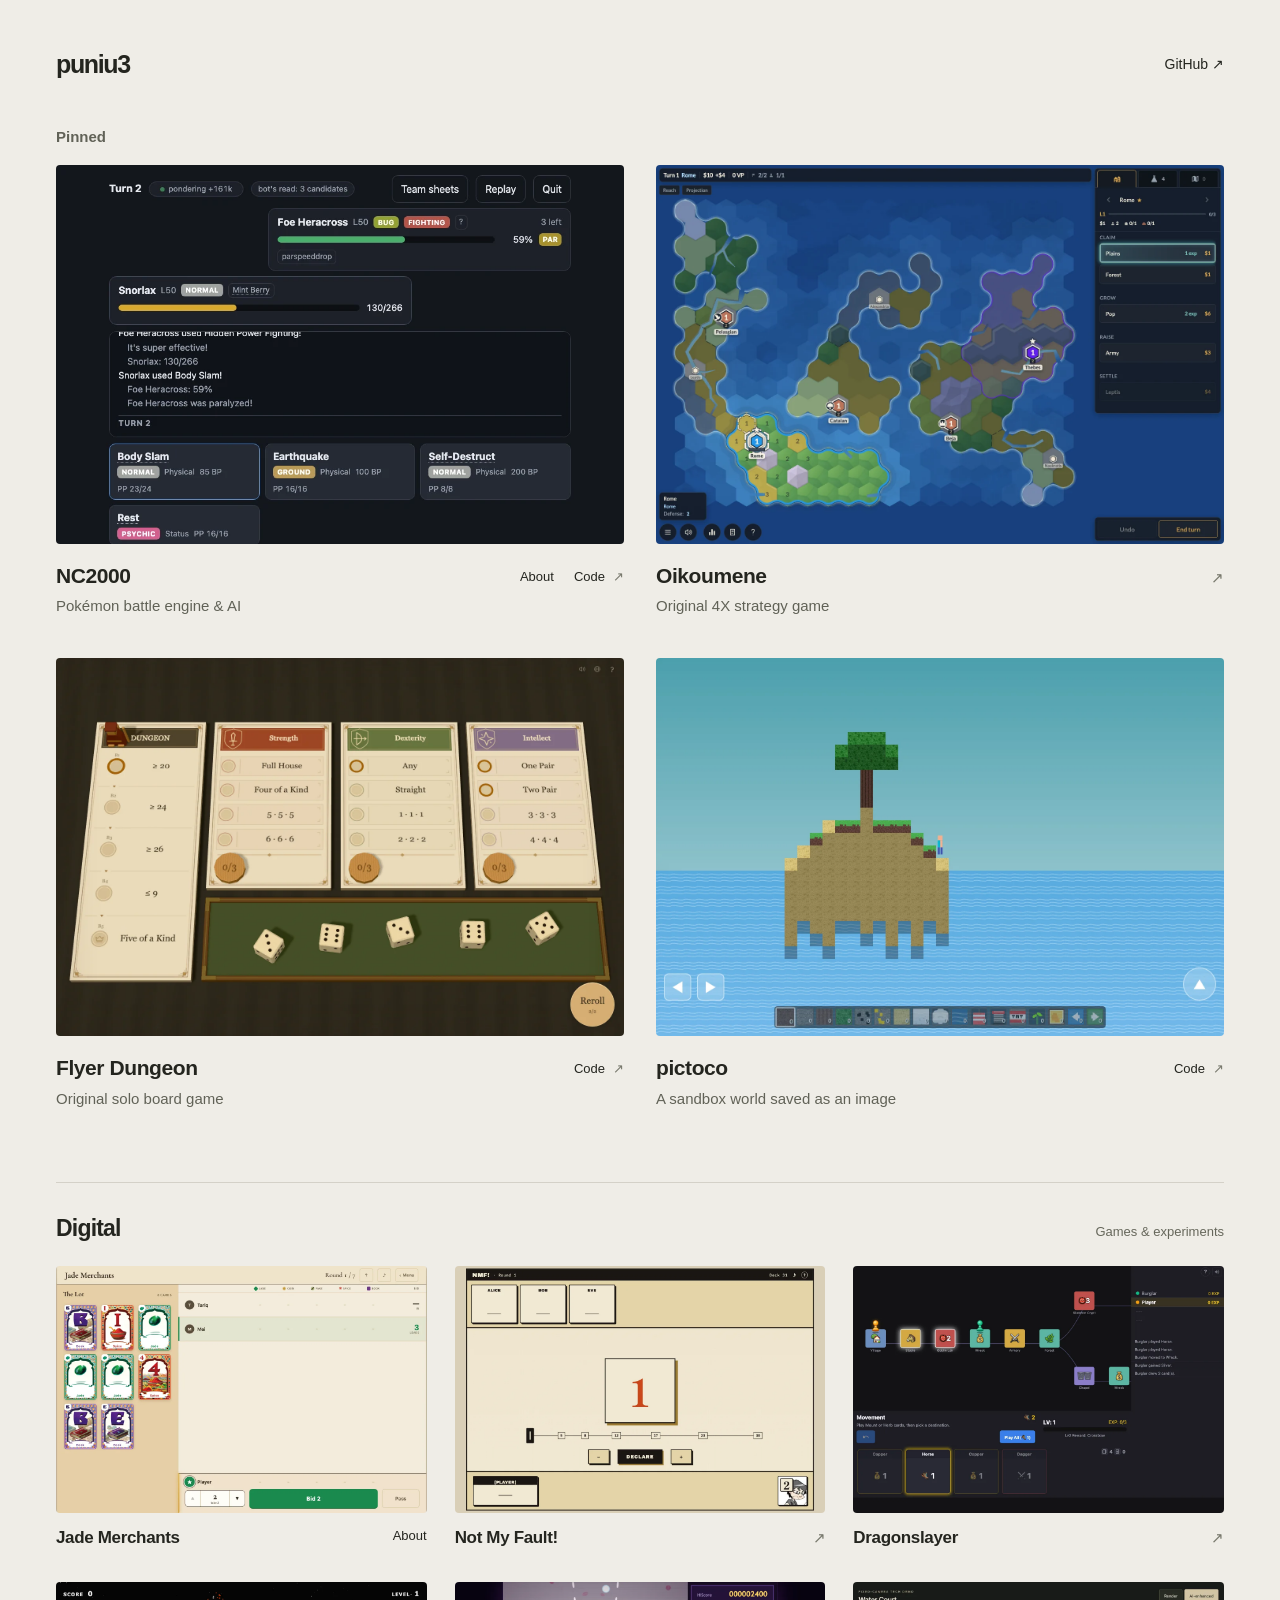
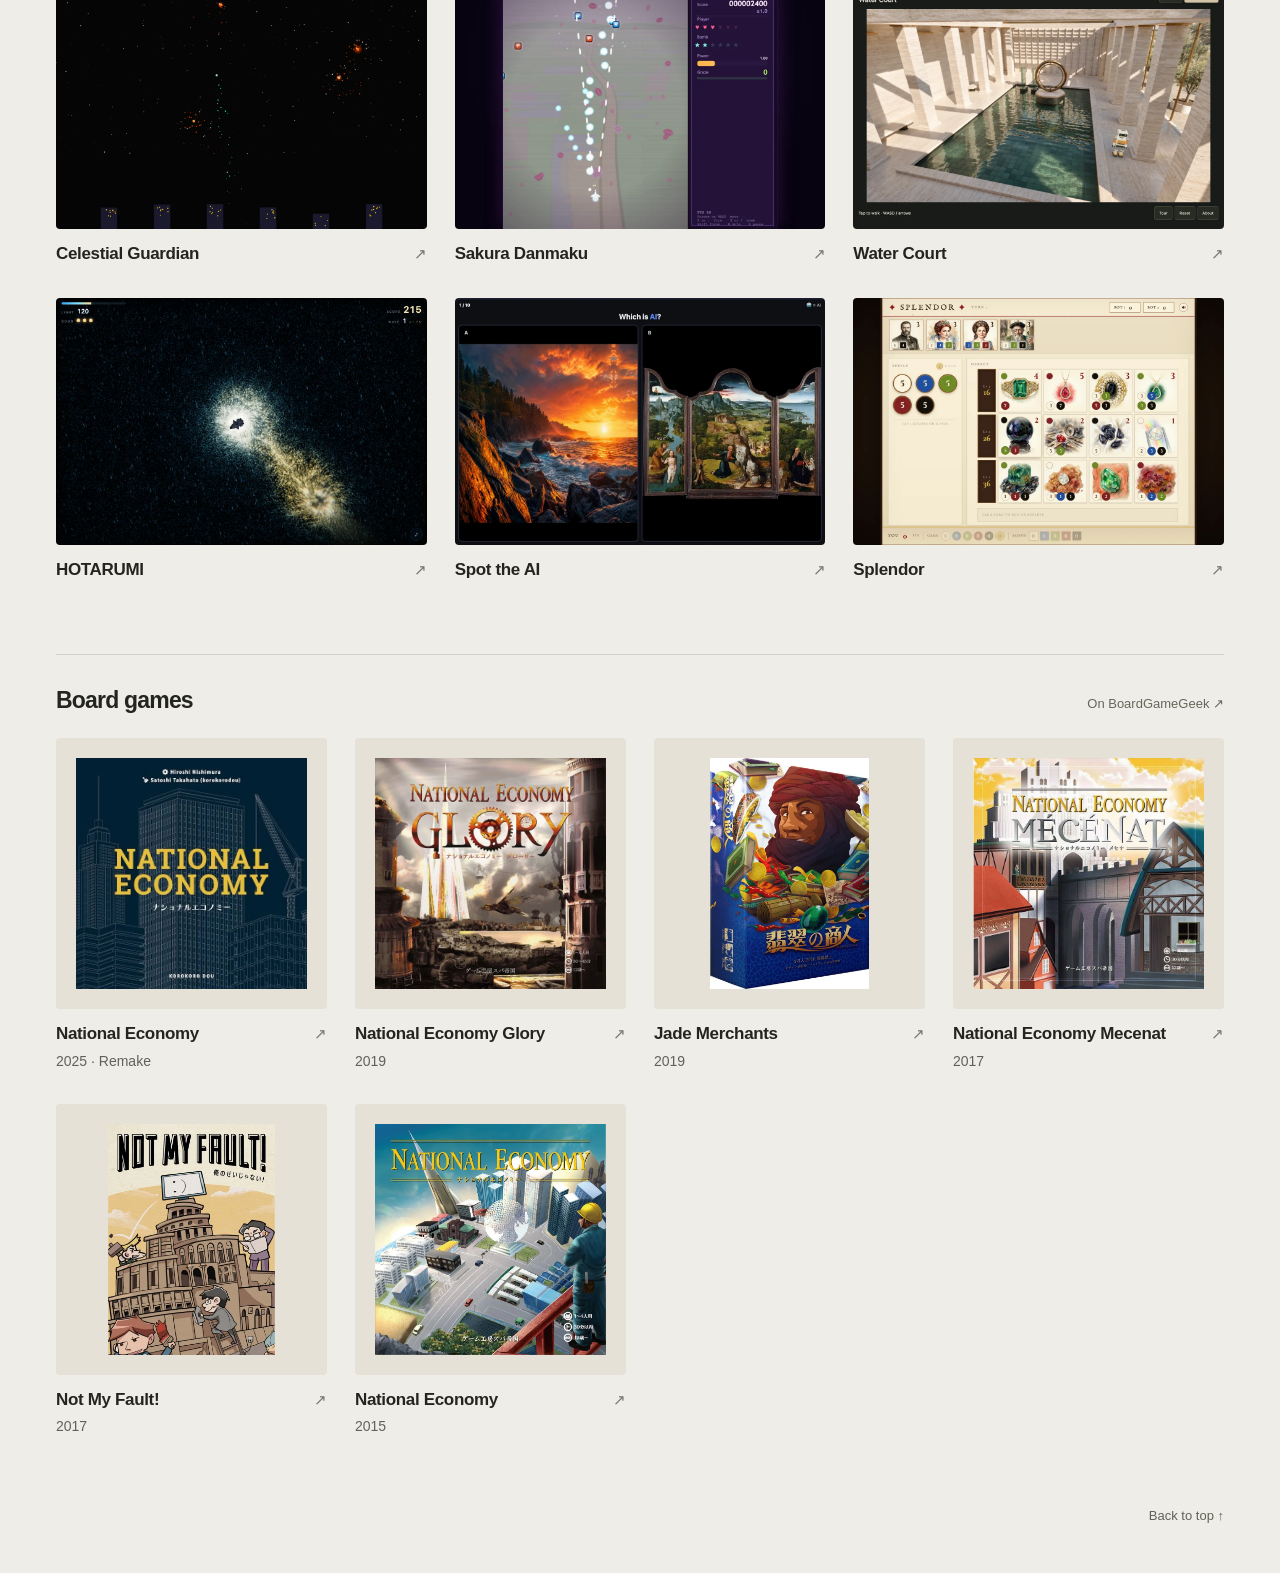
<file: site/index.html>
<!doctype html>
<html lang="en">
<head>
  <meta charset="utf-8">
  <meta name="viewport" content="width=device-width, initial-scale=1">
  <meta name="description" content="Games, interactive experiments, and board games by puniu3.">
  <meta name="theme-color" content="#efede7">
  <title>puniu3 — Games & projects</title>
  <link rel="icon" href="assets/favicon.svg" type="image/svg+xml">
  <link rel="stylesheet" href="assets/gallery.css">
</head>
<body>
  <a class="skip-link" href="#projects">Skip to projects</a>
  <div class="shell">
    <header class="header">
      <h1>puniu3</h1>
      <a class="github-link" href="https://github.com/puniu3">GitHub ↗</a>
    </header>
    <main id="projects">
      <section class="section pinned" aria-labelledby="pinned-title">
        <h2 id="pinned-title">Pinned</h2>
        <div class="grid pinned-grid">

<article class="card has-code has-about"><a class="card-link" href="https://puniu3.github.io/nc2000-engine/"><div class="visual"><img src="assets/nc2000.webp" alt="NC2000 game screen" width="900" height="600" fetchpriority="high"></div><h3>NC2000<span aria-hidden="true">↗</span></h3></a><nav class="card-actions" aria-label="NC2000 links"><a href="nc2000/" aria-label="About NC2000">About</a><a href="https://github.com/puniu3/nc2000-engine" aria-label="NC2000 source code">Code <span aria-hidden="true">↗</span></a></nav><p>Pokémon battle engine &amp; AI</p></article>
<article class="card"><a class="card-link" href="https://puniu3.github.io/oikoumene/"><div class="visual"><img src="assets/oikoumene.webp" alt="Oikoumene game screen" width="1440" height="960" loading="lazy"></div><h3>Oikoumene<span aria-hidden="true">↗</span></h3></a><p>Original 4X strategy game</p></article>
<article class="card has-code"><a class="card-link" href="https://puniu3.github.io/flyer/"><div class="visual"><img src="assets/flyer.webp" alt="Flyer Dungeon game screen" width="1440" height="960" loading="lazy"></div><h3>Flyer Dungeon<span aria-hidden="true">↗</span></h3></a><a class="code" href="https://github.com/puniu3/flyer" aria-label="Flyer Dungeon source code">Code <span aria-hidden="true">↗</span></a><p>Original solo board game</p></article>
<article class="card has-code"><a class="card-link" href="https://puniu3.github.io/mine/"><div class="visual"><img src="assets/pictoco.webp" alt="pictoco game screen" width="1440" height="960" loading="lazy"></div><h3>pictoco<span aria-hidden="true">↗</span></h3></a><a class="code" href="https://github.com/puniu3/mine" aria-label="pictoco source code">Code <span aria-hidden="true">↗</span></a><p>A sandbox world saved as an image</p></article>
</div></section><section id="digital" class="section" aria-labelledby="digital-title"><div class="section-heading"><h2 id="digital-title">Digital</h2><p>Games & experiments</p></div><div class="grid digital-grid">
<article class="card has-about"><a class="card-link" href="https://puniu3.github.io/jade-play/"><div class="visual"><img src="assets/jade-play.webp" alt="Jade Merchants game screen" width="1200" height="800" loading="lazy"></div><h3>Jade Merchants<span aria-hidden="true">↗</span></h3></a><nav class="card-actions" aria-label="Jade Merchants links"><a href="jade/" aria-label="About Jade Merchants">About</a></nav></article>
<article class="card"><a class="card-link" href="https://puniu3.github.io/nmf-web/"><div class="visual"><img src="assets/nmf-web.webp" alt="Not My Fault! game screen" width="1200" height="800" loading="lazy"></div><h3>Not My Fault!<span aria-hidden="true">↗</span></h3></a></article>
<article class="card"><a class="card-link" href="https://puniu3.github.io/ds/"><div class="visual"><img src="assets/ds.webp" alt="Dragonslayer game screen" width="1200" height="800" loading="lazy"></div><h3>Dragonslayer<span aria-hidden="true">↗</span></h3></a></article>
<article class="card"><a class="card-link" href="https://puniu3.github.io/homobi/"><div class="visual"><img src="assets/homobi.webp" alt="Celestial Guardian game screen" width="1200" height="800" loading="lazy"></div><h3>Celestial Guardian<span aria-hidden="true">↗</span></h3></a></article>
<article class="card"><a class="card-link" href="https://puniu3.github.io/sakura-danmaku/"><div class="visual"><img src="assets/sakura-danmaku.webp" alt="Sakura Danmaku game screen" width="1200" height="800" loading="lazy"></div><h3>Sakura Danmaku<span aria-hidden="true">↗</span></h3></a></article>
<article class="card"><a class="card-link" href="https://puniu3.github.io/water-court-field/"><div class="visual"><img src="assets/water-court-field.webp" alt="Water Court game screen" width="1200" height="800" loading="lazy"></div><h3>Water Court<span aria-hidden="true">↗</span></h3></a></article>
<article class="card"><a class="card-link" href="https://puniu3.github.io/hotarumi/"><div class="visual"><img src="assets/hotarumi.webp" alt="HOTARUMI game screen" width="1200" height="800" loading="lazy"></div><h3>HOTARUMI<span aria-hidden="true">↗</span></h3></a></article>
<article class="card"><a class="card-link" href="https://puniu3.github.io/spot-the-ai/"><div class="visual"><img src="assets/spot-the-ai.webp" alt="Spot the AI game screen" width="1200" height="800" loading="lazy"></div><h3>Spot the AI<span aria-hidden="true">↗</span></h3></a></article>
<article class="card"><a class="card-link" href="https://puniu3.github.io/sp/"><div class="visual"><img src="assets/sp.webp" alt="Splendor game screen" width="1200" height="800" loading="lazy"></div><h3>Splendor<span aria-hidden="true">↗</span></h3></a></article>
</div></section><section id="board-games" class="section" aria-labelledby="board-title"><div class="section-heading"><h2 id="board-title">Board games</h2><p>On BoardGameGeek ↗</p></div><div class="grid board-grid">
<article class="card box-card"><a class="card-link" href="https://boardgamegeek.com/boardgame/449831/national-economy"><div class="visual"><img src="assets/national-economy-remake.webp" alt="National Economy box artwork" width="554" height="554" loading="lazy"></div><h3>National Economy<span aria-hidden="true">↗</span></h3></a><p>2025 · Remake</p></article>
<article class="card box-card"><a class="card-link" href="https://boardgamegeek.com/boardgame/294651/national-economy-glory"><div class="visual"><img src="assets/glory.webp" alt="Glory box artwork" width="600" height="600" loading="lazy"></div><h3>National Economy Glory<span aria-hidden="true">↗</span></h3></a><p>2019</p></article>
<article class="card box-card"><a class="card-link" href="https://boardgamegeek.com/boardgame/297555/fei-cui-noshang-ren-jade-merchant"><div class="visual"><img src="assets/jade-box.webp" alt="Jade Merchants box artwork" width="616" height="900" loading="lazy"></div><h3>Jade Merchants<span aria-hidden="true">↗</span></h3></a><p>2019</p></article>
<article class="card box-card"><a class="card-link" href="https://boardgamegeek.com/boardgame/229527/national-economy-mecenat"><div class="visual"><img class="cover-crop" src="assets/mecenat.webp" alt="Mecenat box artwork" width="900" height="675" loading="lazy"></div><h3>National Economy Mecenat<span aria-hidden="true">↗</span></h3></a><p>2017</p></article>
<article class="card box-card"><a class="card-link" href="https://boardgamegeek.com/boardgame/244882/not-my-fault"><div class="visual"><img src="assets/nmf-box.webp" alt="Not My Fault! box artwork" width="650" height="900" loading="lazy"></div><h3>Not My Fault!<span aria-hidden="true">↗</span></h3></a><p>2017</p></article>
<article class="card box-card"><a class="card-link" href="https://boardgamegeek.com/boardgame/219122/national-economy"><div class="visual"><img src="assets/national-economy.webp" alt="National Economy box artwork" width="839" height="839" loading="lazy"></div><h3>National Economy<span aria-hidden="true">↗</span></h3></a><p>2015</p></article>
</div></section></main><footer><a href="#">Back to top ↑</a></footer></div></body></html>
</file>
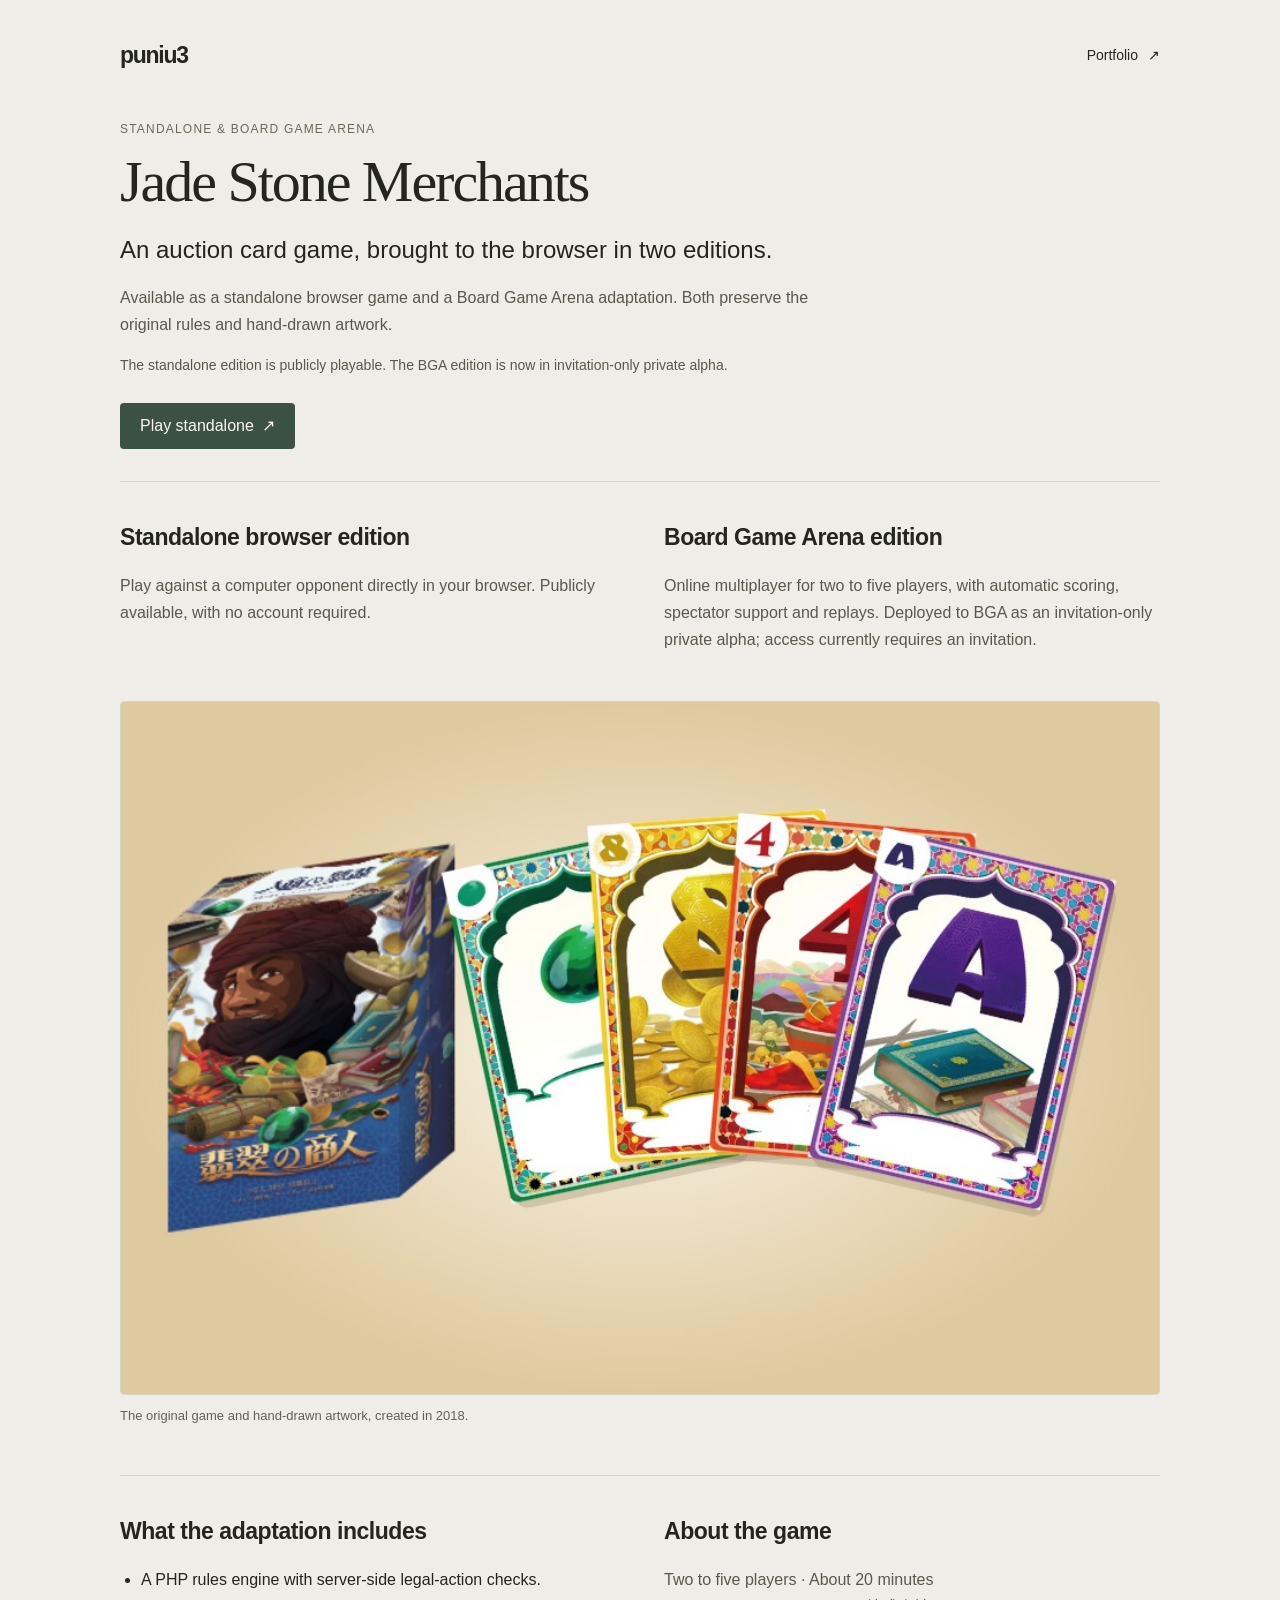
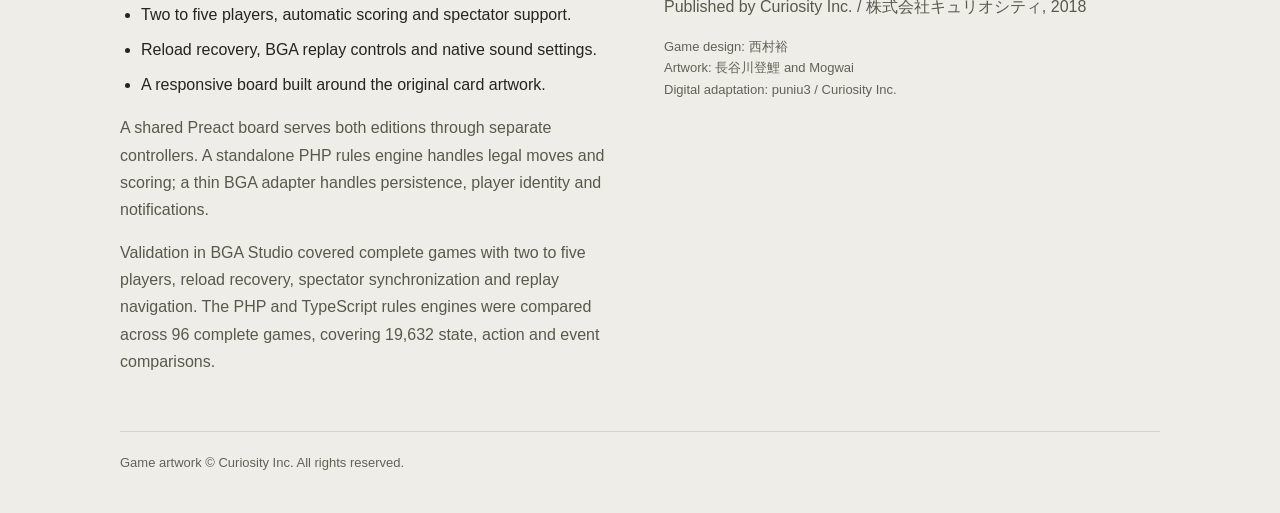
<file: site/jade/index.html>
<!doctype html>
<html lang="en">
<head>
  <meta charset="utf-8">
  <meta name="viewport" content="width=device-width, initial-scale=1">
  <meta name="description" content="Jade Stone Merchants: a standalone browser game and a Board Game Arena adaptation, now in invitation-only private alpha. Play the standalone edition and explore the development.">
  <meta name="theme-color" content="#efede7">
  <title>Jade Stone Merchants — Standalone &amp; BGA</title>
  <link rel="icon" href="../assets/favicon.svg" type="image/svg+xml">
  <link rel="stylesheet" href="jade.css">
</head>
<body>
  <a class="skip-link" href="#main">Skip to content</a>
  <div class="shell">
    <header class="header">
      <a class="identity" href="../">puniu3</a>
      <a class="utility" href="../">Portfolio <span aria-hidden="true">↗</span></a>
    </header>
    <main id="main">
      <p class="eyebrow">STANDALONE &amp; BOARD GAME ARENA</p>
      <h1>Jade Stone Merchants</h1>
      <p class="lead">An auction card game, brought to the browser in two editions.</p>
      <p class="intro">Available as a standalone browser game and a Board Game Arena adaptation. Both preserve the original rules and hand-drawn artwork.</p>
      <p class="status">The standalone edition is publicly playable. The BGA edition is now in invitation-only private alpha.</p>
      <nav class="actions" aria-label="Play the game">
        <a class="primary" href="https://puniu3.github.io/jade-play/?lang=en">Play standalone <span aria-hidden="true">↗</span></a>
      </nav>
      <section class="details editions" aria-label="Two digital editions">
        <div>
          <h2>Standalone browser edition</h2>
          <p>Play against a computer opponent directly in your browser. Publicly available, with no account required.</p>
        </div>
        <div>
          <h2>Board Game Arena edition</h2>
          <p>Online multiplayer for two to five players, with automatic scoring, spectator support and replays. Deployed to BGA as an invitation-only private alpha; access currently requires an invitation.</p>
        </div>
      </section>
      <figure class="hero">
        <img src="media/original-artwork.jpg" width="900" height="600" alt="Jade Stone Merchants box and original illustrated cards.">
        <figcaption>The original game and hand-drawn artwork, created in 2018.</figcaption>
      </figure>
      <section class="details" aria-label="Development and game details">
        <div>
          <h2>What the adaptation includes</h2>
          <ul>
            <li>A PHP rules engine with server-side legal-action checks.</li>
            <li>Two to five players, automatic scoring and spectator support.</li>
            <li>Reload recovery, BGA replay controls and native sound settings.</li>
            <li>A responsive board built around the original card artwork.</li>
          </ul>
          <p>A shared Preact board serves both editions through separate controllers. A standalone PHP rules engine handles legal moves and scoring; a thin BGA adapter handles persistence, player identity and notifications.</p>
          <p>Validation in BGA Studio covered complete games with two to five players, reload recovery, spectator synchronization and replay navigation. The PHP and TypeScript rules engines were compared across 96 complete games, covering 19,632 state, action and event comparisons.</p>
        </div>
        <div>
          <h2>About the game</h2>
          <p>Two to five players · About 20 minutes<br>Published by Curiosity Inc. / 株式会社キュリオシティ, 2018</p>
          <p class="credits">Game design: 西村裕<br>Artwork: 長谷川登鯉 and Mogwai<br>Digital adaptation: puniu3 / Curiosity Inc.</p>
        </div>
      </section>
    </main>
    <footer>Game artwork © Curiosity Inc. All rights reserved.</footer>
  </div>
</body>
</html>
</file>
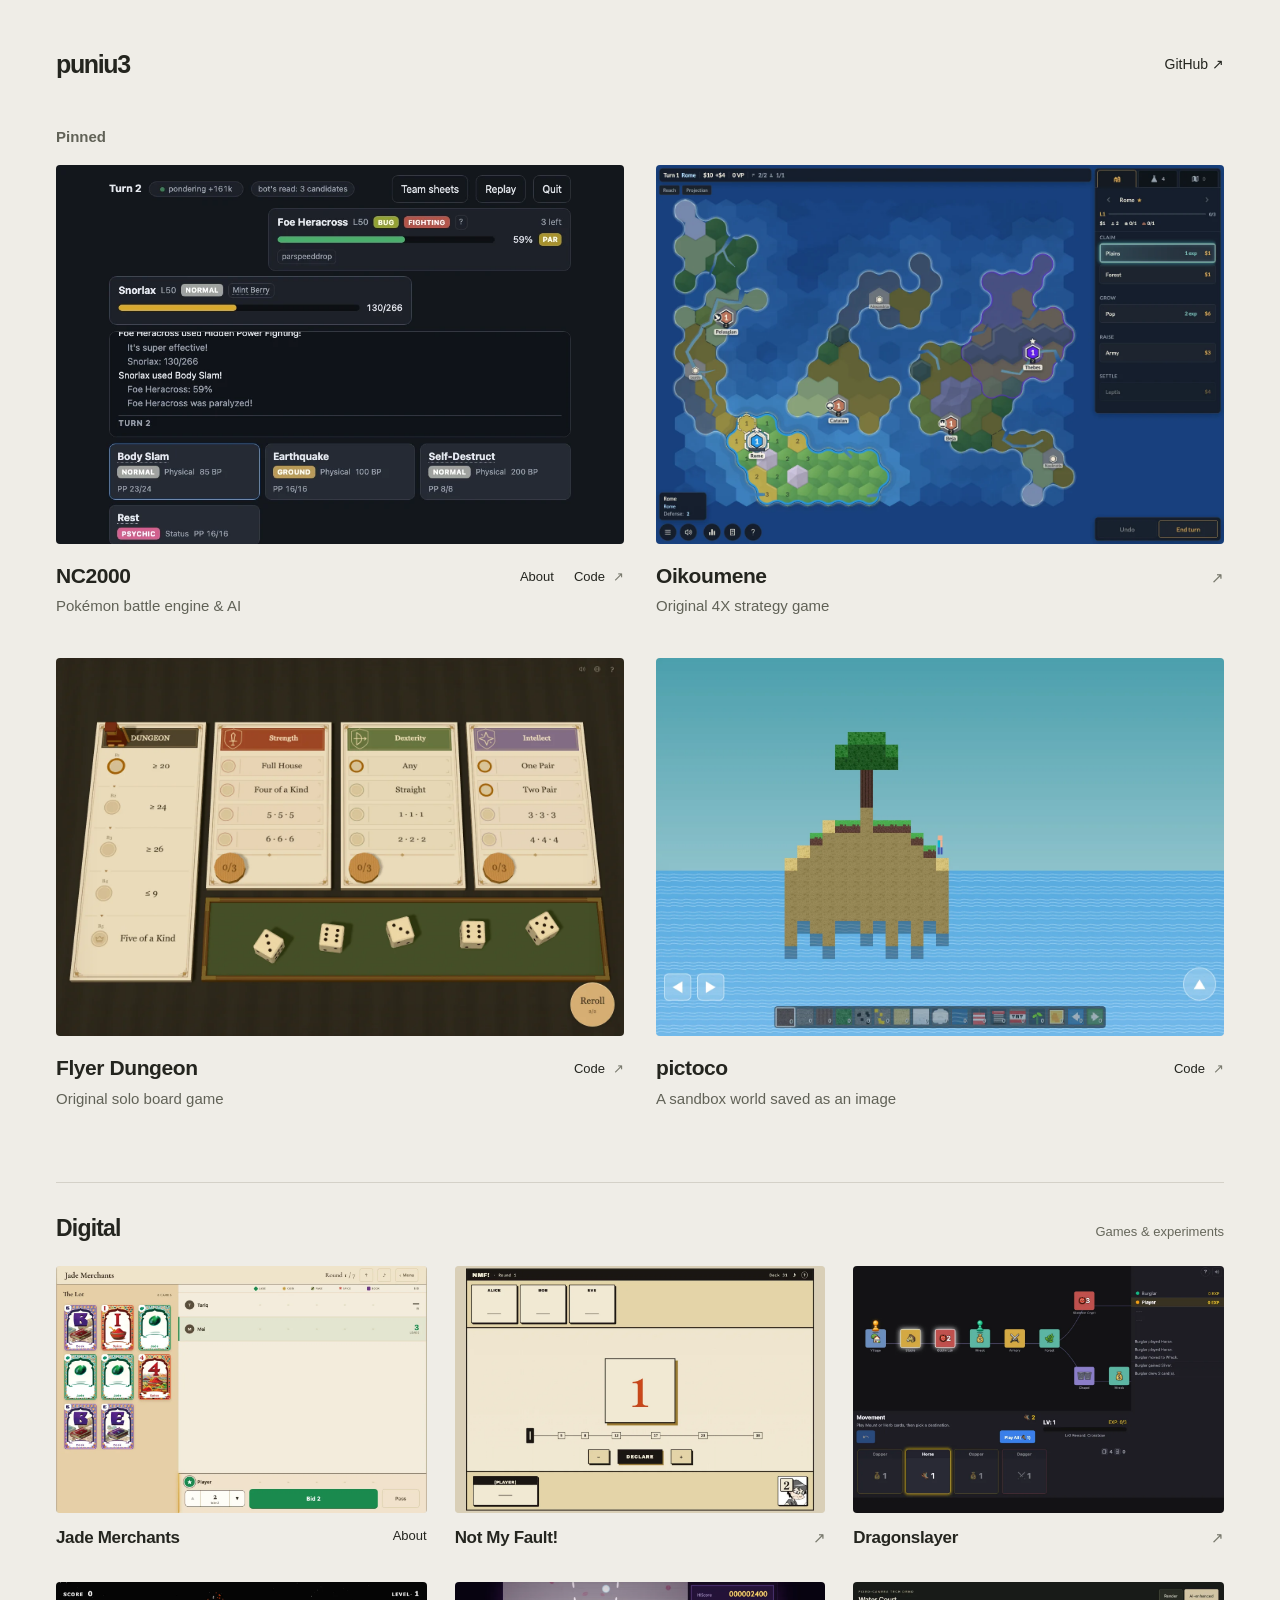
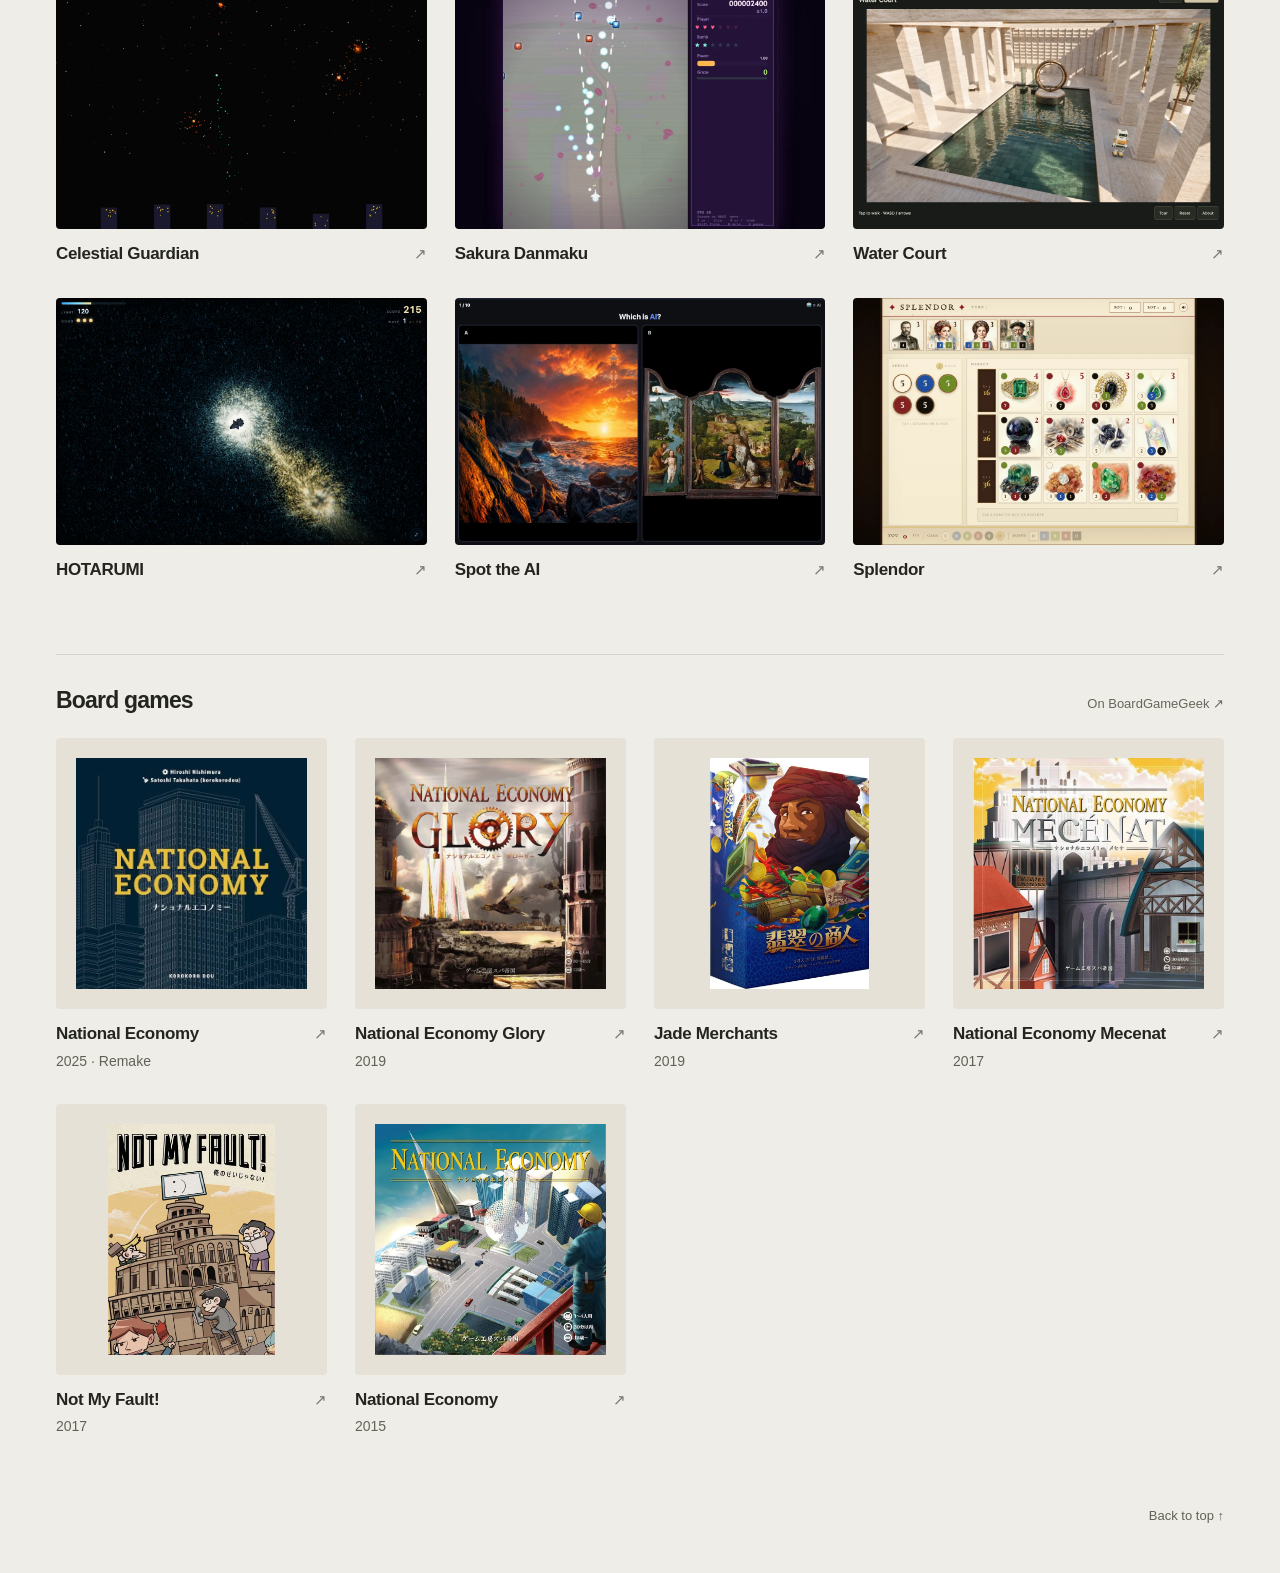
<file: site/more/index.html>
<!doctype html>
<html lang="en">
<head>
  <meta charset="utf-8">
  <meta name="viewport" content="width=device-width, initial-scale=1">
  <meta http-equiv="refresh" content="0; url=../#digital">
  <meta name="theme-color" content="#efede7">
  <title>Projects — puniu3</title>
  <link rel="icon" href="../assets/favicon.svg" type="image/svg+xml">
  <link rel="stylesheet" href="../assets/gallery.css">
</head>
<body>
  <main class="shell">
    <p><a href="../#digital">View all projects →</a></p>
  </main>
</body>
</html>
</file>
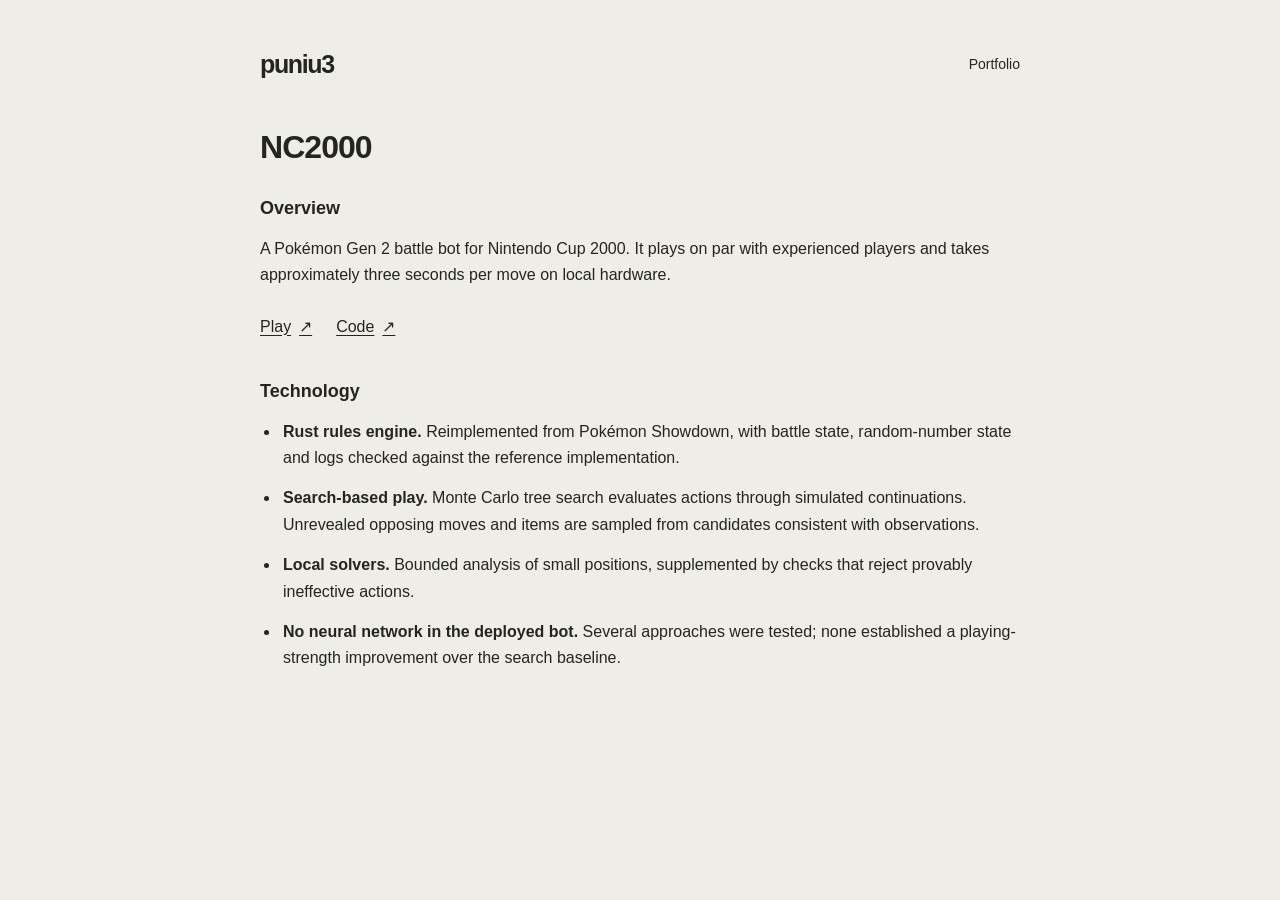
<file: site/nc2000/index.html>
<!doctype html>
<html lang="en">
<head>
  <meta charset="utf-8">
  <meta name="viewport" content="width=device-width, initial-scale=1">
  <meta name="description" content="NC2000: a Pokémon Gen 2 battle bot with a Rust rules engine, Monte Carlo tree search and local solvers.">
  <meta name="theme-color" content="#efede7">
  <title>NC2000 — About</title>
  <link rel="icon" href="../assets/favicon.svg" type="image/svg+xml">
  <link rel="stylesheet" href="../assets/gallery.css">
  <link rel="stylesheet" href="about.css">
</head>
<body>
  <a class="skip-link" href="#about">Skip to about</a>
  <div class="shell about-shell">
    <header class="header">
      <a class="identity" href="../">puniu3</a>
      <a class="github-link" href="../">Portfolio</a>
    </header>
    <main id="about" class="about-content">
      <h1>NC2000</h1>
      <section aria-labelledby="overview-title">
        <h2 id="overview-title">Overview</h2>
        <p>A Pokémon Gen 2 battle bot for Nintendo Cup 2000. It plays on par with experienced players and takes approximately three seconds per move on local hardware.</p>
        <nav class="actions" aria-label="Project links">
          <a href="https://puniu3.github.io/nc2000-engine/">Play <span aria-hidden="true">↗</span></a>
          <a href="https://github.com/puniu3/nc2000-engine">Code <span aria-hidden="true">↗</span></a>
        </nav>
      </section>
      <section aria-labelledby="technology-title">
        <h2 id="technology-title">Technology</h2>
        <ul>
          <li><strong>Rust rules engine.</strong> Reimplemented from Pokémon Showdown, with battle state, random-number state and logs checked against the reference implementation.</li>
          <li><strong>Search-based play.</strong> Monte Carlo tree search evaluates actions through simulated continuations. Unrevealed opposing moves and items are sampled from candidates consistent with observations.</li>
          <li><strong>Local solvers.</strong> Bounded analysis of small positions, supplemented by checks that reject provably ineffective actions.</li>
          <li><strong>No neural network in the deployed bot.</strong> Several approaches were tested; none established a playing-strength improvement over the search baseline.</li>
        </ul>
      </section>
    </main>
  </div>
</body>
</html>
</file>
<file: site/assets/gallery.css>
:root {
  color-scheme: light;
  font-family: -apple-system, BlinkMacSystemFont, "Segoe UI", sans-serif;
  color: #24251f;
  background: #efede7;
  font-synthesis: none;
  -webkit-text-size-adjust: 100%;
  -webkit-tap-highlight-color: transparent;
}

* { box-sizing: border-box; }
body { margin: 0; }
a { color: inherit; text-decoration: none; }
a:focus-visible { outline: 2px solid #715535; outline-offset: 6px; }
.shell { width: min(1168px, calc(100% - 96px)); margin-inline: auto; }
.header { display: flex; align-items: center; justify-content: space-between; gap: 24px; min-height: 128px; }
.header h1 { margin: 0; font-size: 25px; font-weight: 650; letter-spacing: -.055em; }
.github-link { display: flex; align-items: center; min-height: 44px; font-size: 14px; }
.section { scroll-margin-top: 28px; }
.section + .section { margin-top: 72px; padding-top: 32px; border-top: 1px solid #d4d1c8; }
.section h2 { margin: 0; font-size: 15px; font-weight: 550; }
.pinned > h2 { margin-bottom: 20px; color: #616257; }
.section-heading { display: flex; align-items: baseline; justify-content: space-between; gap: 16px; margin-bottom: 24px; }
.section-heading h2 { font-size: 23px; letter-spacing: -.035em; }
.section-heading p { margin: 0; color: #66675b; font-size: 13px; }
.grid { display: grid; gap: 32px 28px; }
.pinned-grid { grid-template-columns: repeat(2, minmax(0, 1fr)); gap: 40px 32px; }
.digital-grid { grid-template-columns: repeat(3, minmax(0, 1fr)); }
.board-grid { grid-template-columns: repeat(4, minmax(0, 1fr)); }
.card { display: grid; grid-template-columns: minmax(0, 1fr) auto; align-content: start; min-width: 0; }
.card-link { grid-column: 1 / -1; grid-row: 1; min-width: 0; }
.visual { aspect-ratio: 3 / 2; overflow: hidden; border-radius: 4px; background: #e1ded5; }
.visual img { display: block; width: 100%; height: 100%; object-fit: cover; }
.card h3 { display: flex; align-items: baseline; justify-content: space-between; gap: 10px; margin: 13px 0 0; font-size: 17px; line-height: 1.4; letter-spacing: -.02em; font-weight: 550; }
.card h3 span { color: #77786c; font-size: 15px; font-weight: 400; }
.pinned .card h3 { margin-top: 17px; font-size: 21px; }
.has-code h3 { margin-right: 78px; }
.has-code h3 span { display: none; }
.card p { grid-column: 1 / -1; margin: 5px 0 0; color: #616257; font-size: 14px; line-height: 1.5; }
.pinned .card p { font-size: 15px; }
.code { grid-column: 2; grid-row: 1; align-self: end; display: inline-flex; align-items: center; gap: 8px; min-height: 44px; margin-bottom: -8px; font-size: 13px; }
.code span { color: #77786c; }
.has-about h3 { margin-right: 64px; }
.has-about h3 span { display: none; }
.has-code.has-about h3 { margin-right: 148px; }
.card-actions { grid-column: 2; grid-row: 1; align-self: end; display: flex; gap: 20px; margin-bottom: -8px; font-size: 13px; }
.card-actions a { display: inline-flex; align-items: center; gap: 8px; min-height: 44px; }
.card-actions span { color: #77786c; }
.box-card .visual { aspect-ratio: 1; padding: 20px; background: #e5e1d7; }
.box-card img { object-fit: contain; }
.box-card .cover-crop { object-fit: cover; }
footer { display: flex; justify-content: flex-end; padding: 56px 0 36px; }
footer a { display: flex; align-items: center; min-height: 44px; color: #616257; font-size: 13px; }
.skip-link { position: absolute; top: 12px; left: 12px; padding: 12px; background: #efede7; transform: translateY(-180%); z-index: 1; }
.skip-link:focus { transform: none; }

@media (hover: hover) and (pointer: fine) {
  a:hover { color: #715535; }
  .card-link:hover h3 { text-decoration: underline; text-underline-offset: 4px; text-decoration-thickness: 1px; }
}

@media (max-width: 900px) {
  .shell { width: calc(100% - 48px); }
  .grid { gap: 28px 20px; }
  .board-grid { grid-template-columns: repeat(2, minmax(0, 1fr)); }
  .box-card .visual { padding: 26px; }
}

@media (max-width: 600px) {
  .shell { width: calc(100% - 36px); }
  .header { min-height: 100px; gap: 14px; }
  .github-link { font-size: 12px; }
  .header h1 { font-size: 22px; }
  .pinned-grid { grid-template-columns: 1fr; gap: 32px; }
  .digital-grid { grid-template-columns: repeat(2, minmax(0, 1fr)); }
  .grid { column-gap: 16px; }
  .section + .section { margin-top: 48px; padding-top: 24px; }
  .section-heading { gap: 8px; }
  .section-heading h2 { font-size: 21px; }
  .section-heading p { font-size: 12px; }
  .card h3 { margin-top: 10px; font-size: 15px; }
  .card h3 span { font-size: 13px; }
  .pinned .card h3 { font-size: 20px; }
  .box-card .visual { padding: 12px; }
}
</file>
<file: site/jade/jade.css>
:root { color-scheme: light; font-family: -apple-system, BlinkMacSystemFont, "Segoe UI", sans-serif; color: #24251f; background: #efede7; font-synthesis: none; -webkit-text-size-adjust: 100%; -webkit-tap-highlight-color: transparent; }
* { box-sizing: border-box; }
body { margin: 0; }
a { color: inherit; text-decoration: none; }
a:focus-visible { outline: 2px solid #6e5530; outline-offset: 6px; }
.shell { width: min(1040px, calc(100% - 96px)); margin-inline: auto; }
.header { display: flex; align-items: center; justify-content: space-between; gap: 24px; }
.identity { font-size: 23px; font-weight: 650; letter-spacing: -.055em; }
.utility { display: inline-flex; align-items: center; gap: 10px; min-height: 44px; font-size: 14px; }
.skip-link { position: absolute; top: 12px; left: 12px; padding: 12px; background: #efede7; transform: translateY(-180%); z-index: 1; }
.skip-link:focus { transform: none; }
@media (max-width: 700px) { .shell { width: calc(100% - 40px); } }
.shell { max-width: 1040px; }
.header { min-height: 110px; }
.eyebrow { color: #686a5b; font-size: 12px; letter-spacing: .1em; }
h1 { margin: 14px 0; font: 500 clamp(34px, 5vw, 58px)/1.12 Georgia, serif; letter-spacing: -.035em; }
.lead { margin: 18px 0 12px; font-size: clamp(19px, 2.2vw, 24px); line-height: 1.45; }
.intro { max-width: 740px; color: #57594c; line-height: 1.7; }
.status { color: #57594c; font-size: 14px; line-height: 1.6; }
.actions { display: flex; flex-wrap: wrap; gap: 12px 24px; margin: 26px 0 32px; align-items: center; }
.actions a { display: inline-flex; align-items: center; min-height: 46px; gap: 8px; text-decoration: underline; text-underline-offset: 4px; }
.actions .primary { padding: 12px 20px; border-radius: 4px; background: #3b5243; color: #faf8f0; text-decoration: none; }
figure { margin: 0; }
img { display: block; width: 100%; height: auto; border: 1px solid #d6d4c9; border-radius: 4px; background: #e2ded2; }
figcaption, .credits, footer { font-size: 13px; color: #616257; line-height: 1.65; }
figcaption { margin-top: 10px; }
section { margin-top: 48px; scroll-margin-top: 24px; }
h2 { font-size: 23px; font-weight: 550; line-height: 1.3; letter-spacing: -.02em; }
section p, section li { line-height: 1.7; }
section p { color: #57594c; }
section a { text-decoration: underline; text-underline-offset: 4px; }
ul { padding-left: 21px; }
li + li { margin-top: 8px; }
.details { display: grid; grid-template-columns: 1fr 1fr; gap: 48px; border-top: 1px solid #d6d4c9; padding-top: 22px; }
.editions { margin-top: 0; margin-bottom: 32px; }
footer { margin-top: 40px; padding: 20px 0 40px; border-top: 1px solid #d6d4c9; }
@media (max-width: 700px) {
  .header { min-height: 90px; }
  .details { grid-template-columns: 1fr; gap: 14px; }
  section { margin-top: 34px; }
}
</file>
<file: site/nc2000/about.css>
.about-shell { max-width: 760px; }
.identity { font-size: 25px; font-weight: 650; letter-spacing: -.055em; }
.about-content { padding-bottom: 64px; line-height: 1.65; }
.about-content h1 { margin: 0 0 28px; font-size: 32px; line-height: 1.2; letter-spacing: -.03em; }
.about-content h2 { margin: 28px 0 12px; font-size: 18px; }
.about-content p { margin: 0 0 16px; }
.about-content ul { padding-left: 20px; margin: 0; }
.about-content li { padding-left: 3px; margin-bottom: 14px; }
.actions { display: flex; gap: 24px; margin: 16px 0 24px; }
.actions a { display: inline-flex; align-items: center; gap: 8px; min-height: 44px; text-decoration: underline; text-underline-offset: .2em; }
</file>
